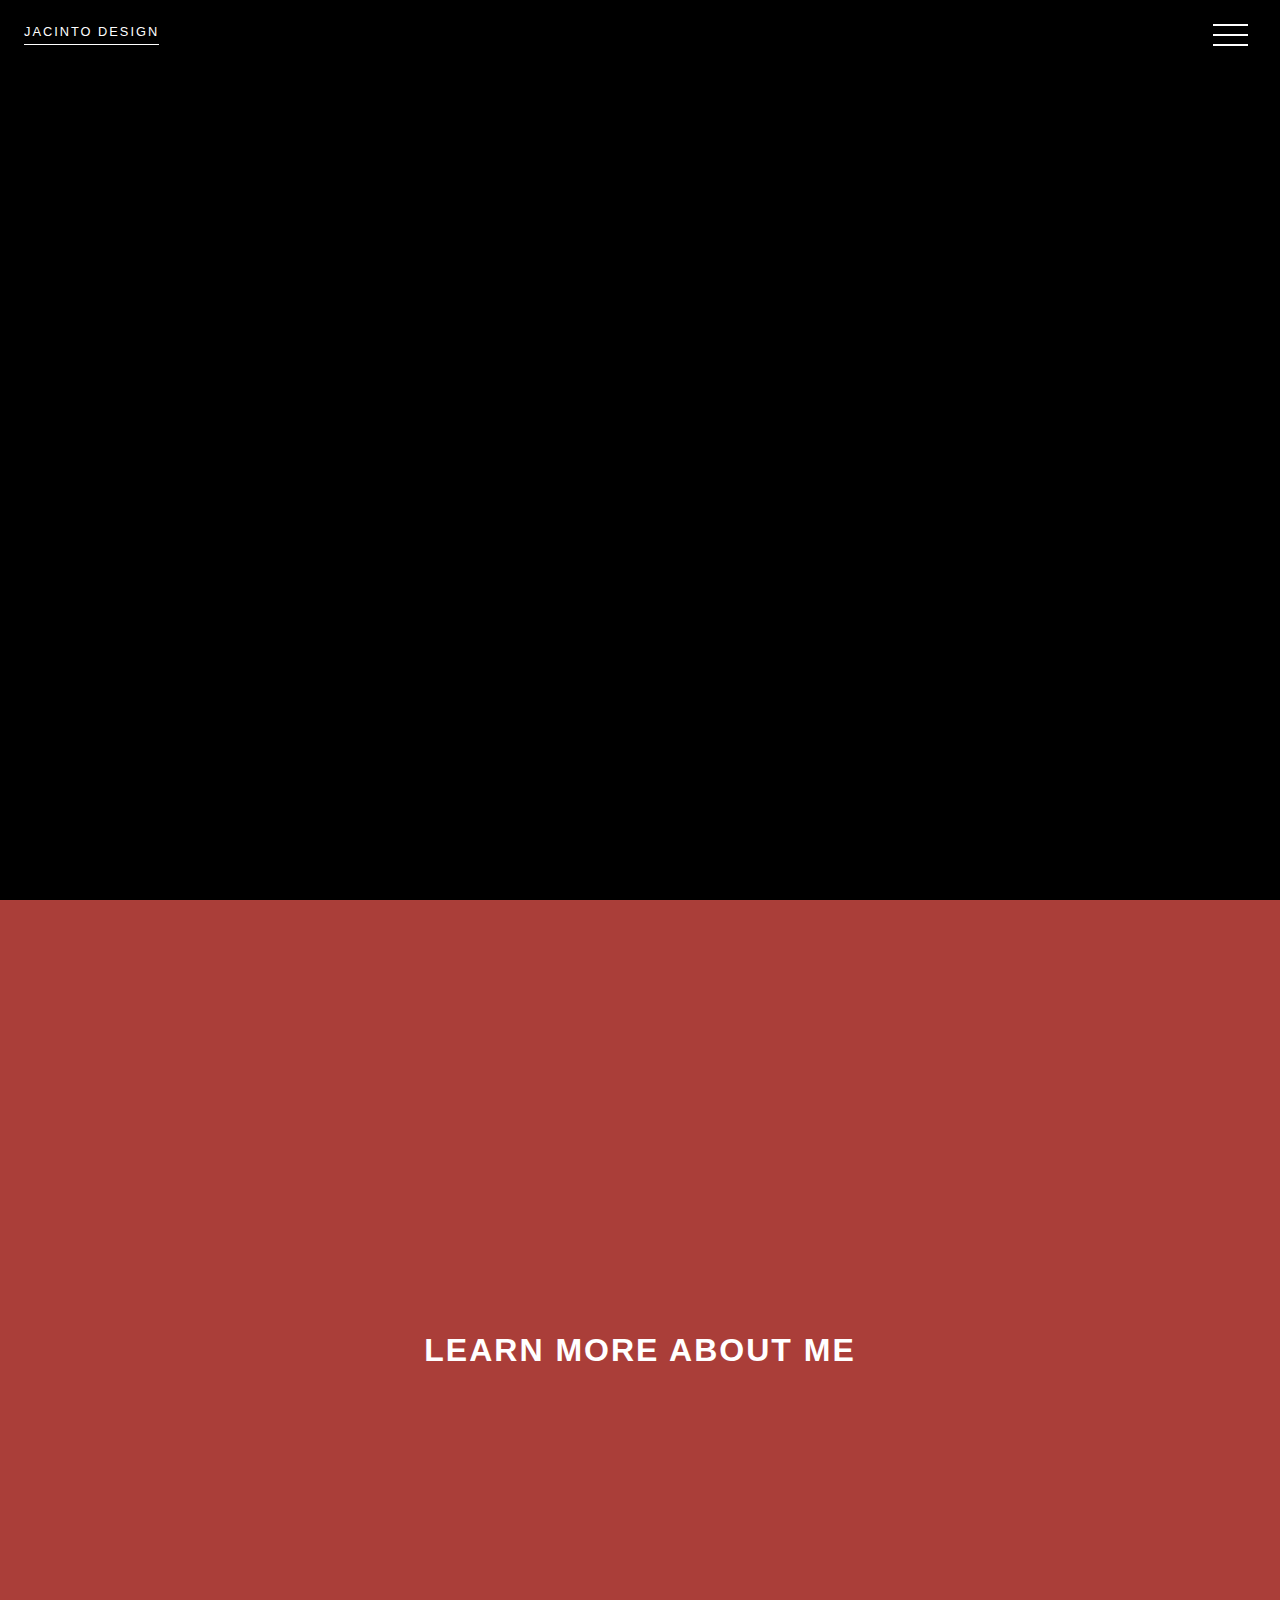
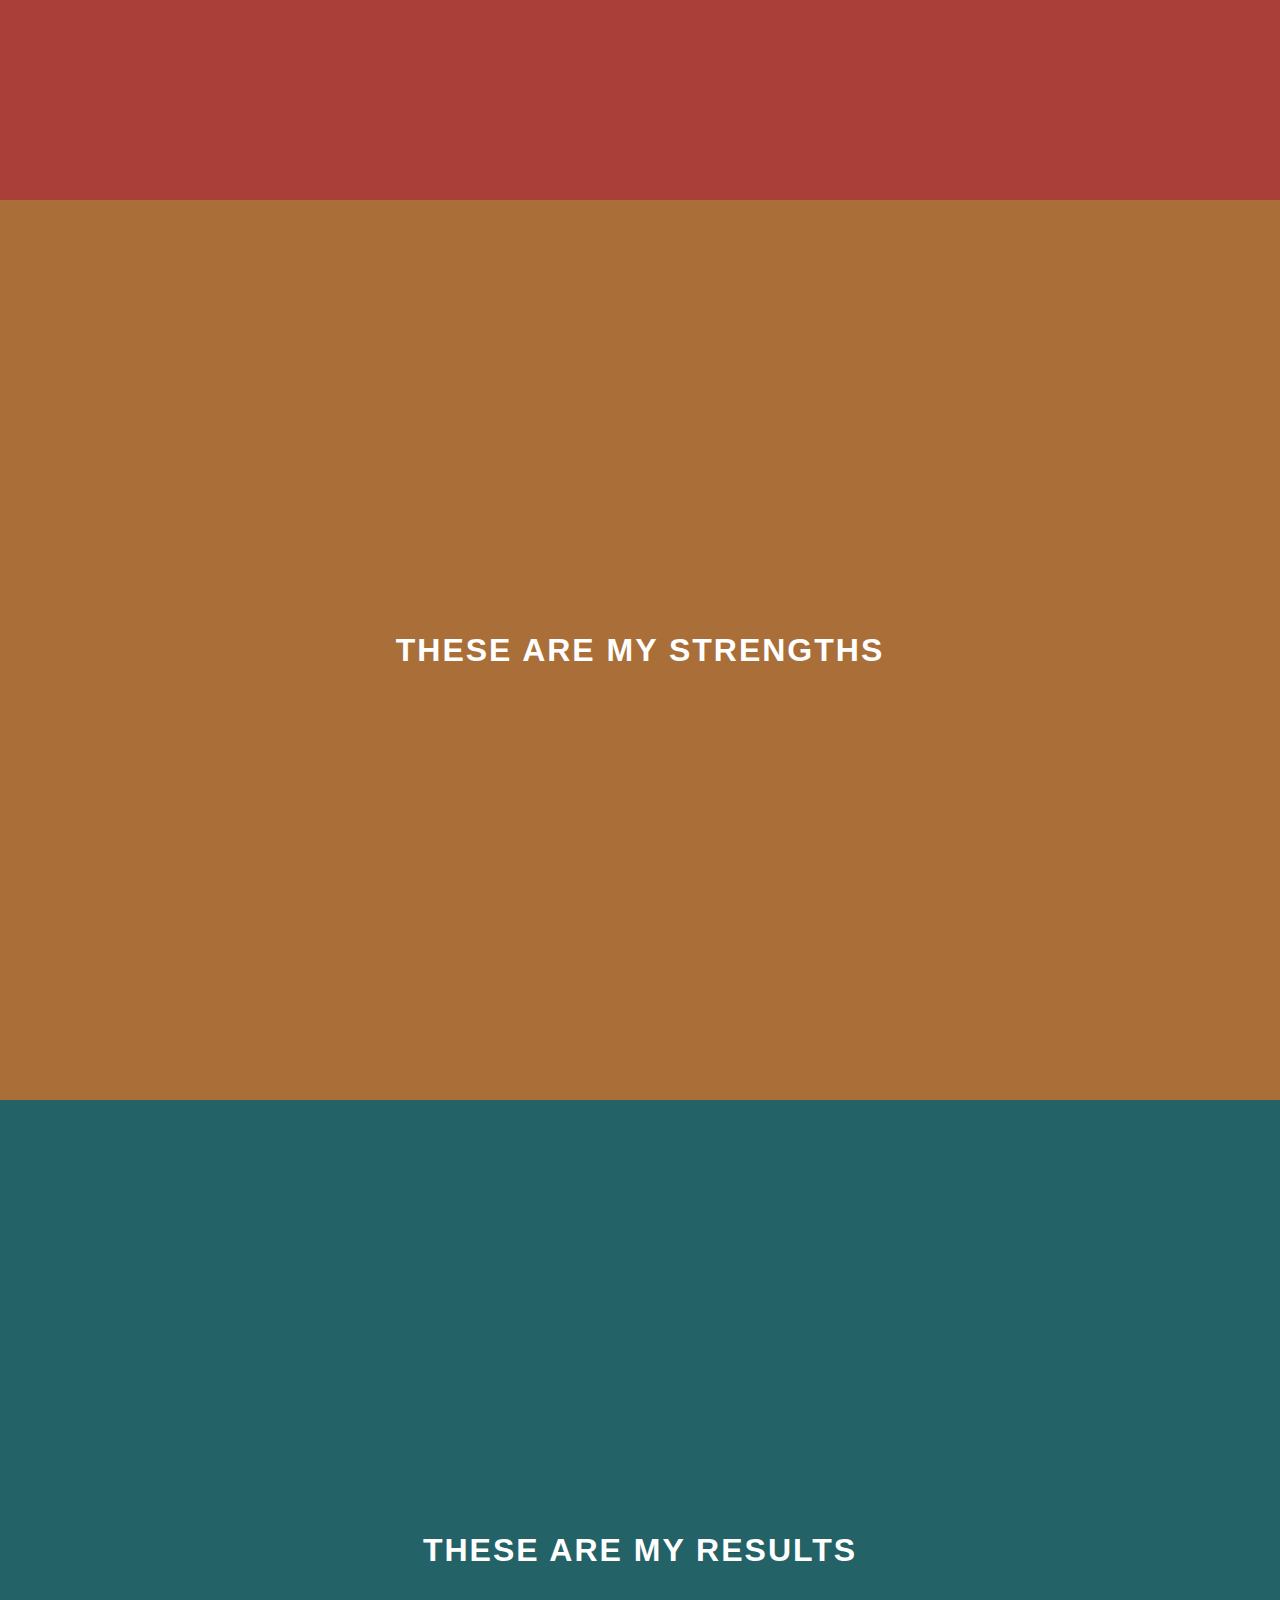
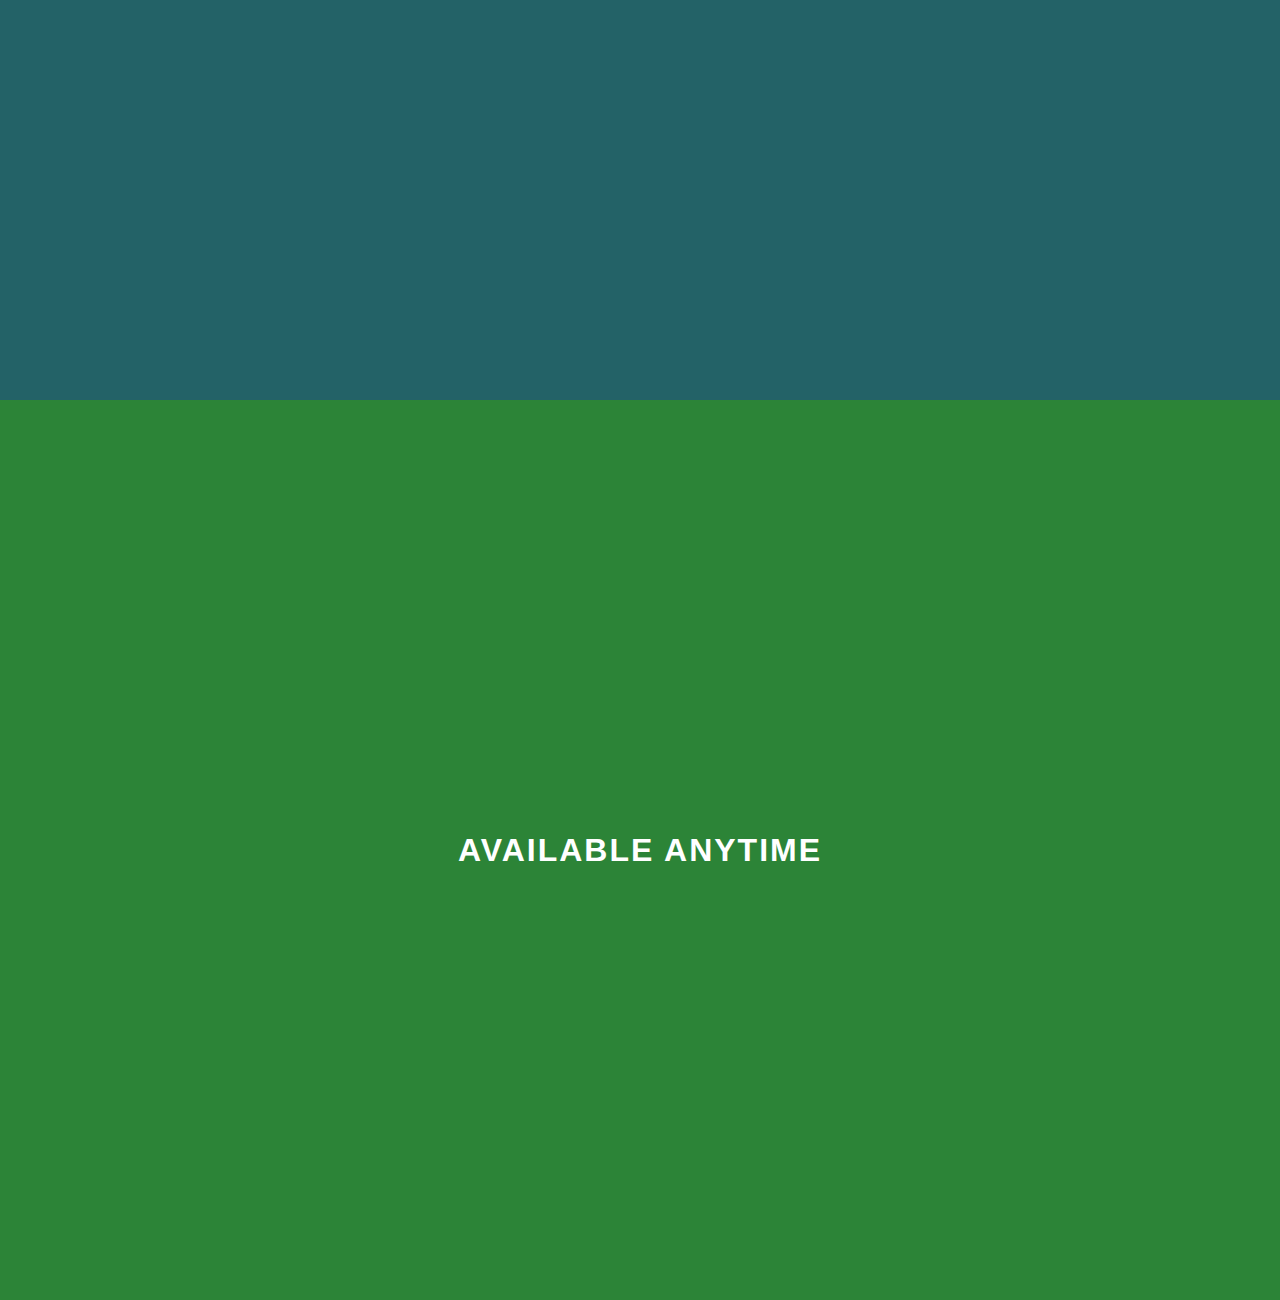
<file: animated-navigation/index.html>
<!DOCTYPE html>
<html lang="en">
<head>
  <meta charset="UTF-8">
  <meta name="viewport" content="width=device-width, initial-scale=1.0">
  <title>Animated Navigation</title>
  <link rel="icon" type="image/png" href="favicon.png">
  <link rel="stylesheet" href="style.css">
  
</head>
<body>
  <!-- Menu Overlay -->
  <div class="overlay overlay-slide-left" id="overlay">
    <!-- Menu Items -->
    <nav>
      <ul>
        <li id="nav-1" class="slide-out-1"><a href="#home">Home</a></li>
        <li id="nav-2" class="slide-out-2"><a href="#about">About</a></li>
        <li id="nav-3" class="slide-out-3"><a href="#skills">Skills</a></li>
        <li id="nav-4" class="slide-out-4"><a href="#projects">Projects</a></li>
        <li id="nav-5" class="slide-out-5"><a href="#contact">Contact</a></li>
      </ul>
    </nav>
  </div>

  <!-- Menu Bars -->
  <div class="menu-bars" id="menu-bars">
    <div class="bar1"></div>
    <div class="bar2"></div>
    <div class="bar3"></div>
  </div>
  <!-- Sections -->
  <section id="home"><a href="https://jacinto.design" target="_blank">Jacinto Design</a></section>
  <section id="about"><h1>Learn More About Me</h1></section>
  <section id="skills"><h1>These Are My Strengths</h1></section>
  <section id="projects"><h1>These Are My Results</h1></section>
  <section id="contact"><h1>Available Anytime</h1></section>
  <!-- Script -->
  <script src="script.js"></script>
</body>
</html>
</file>
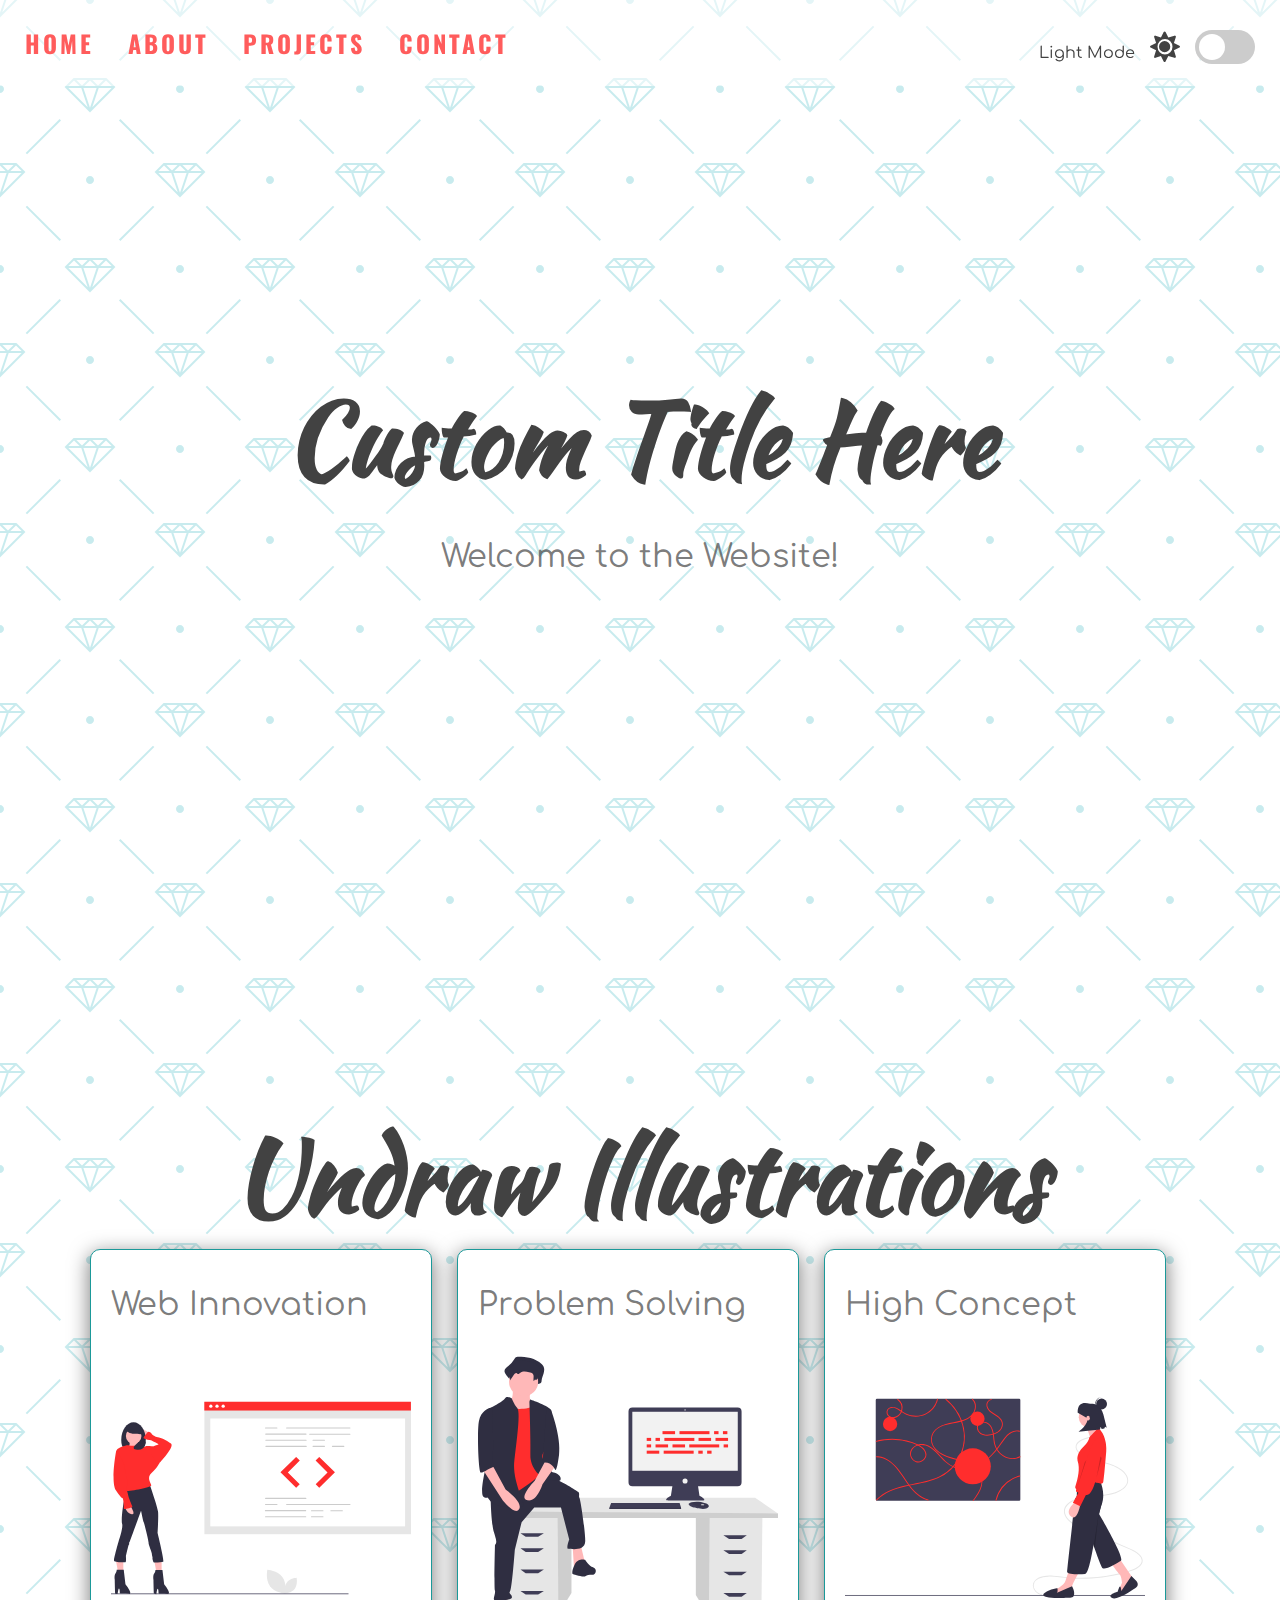
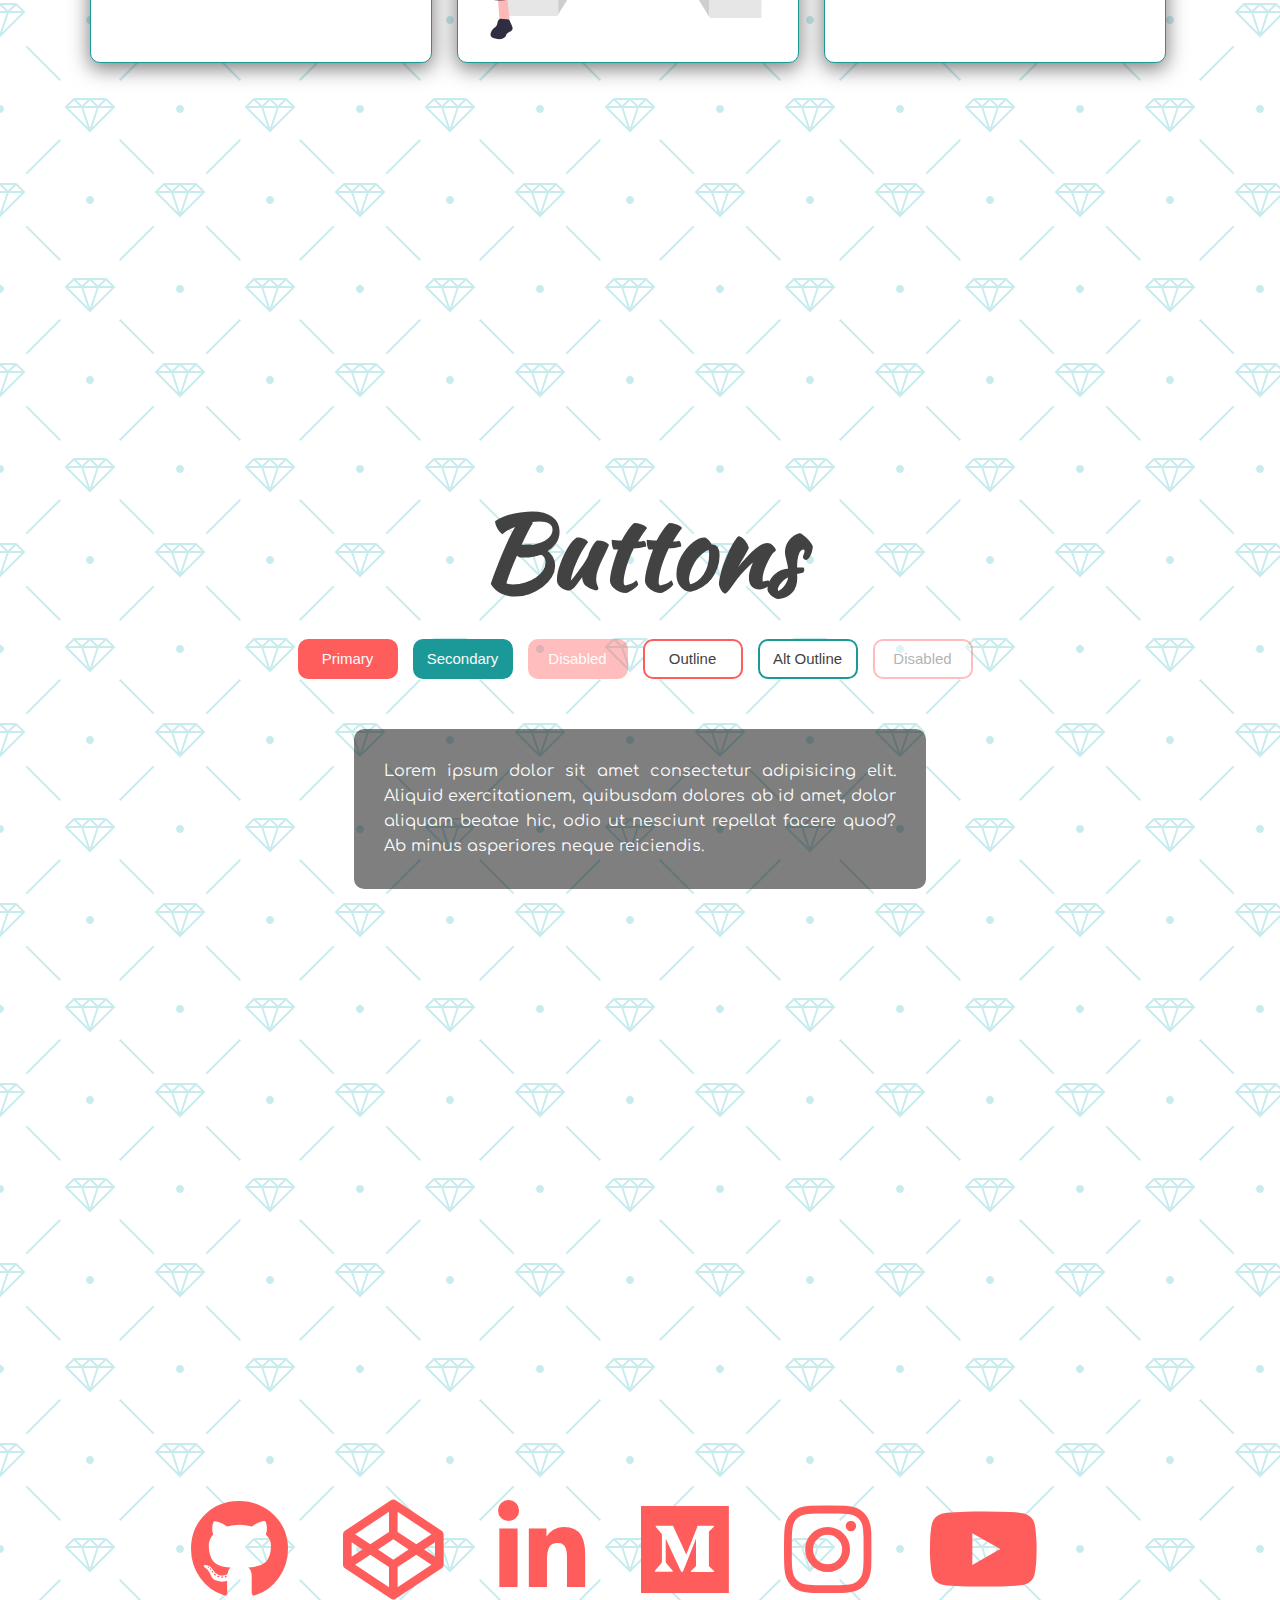
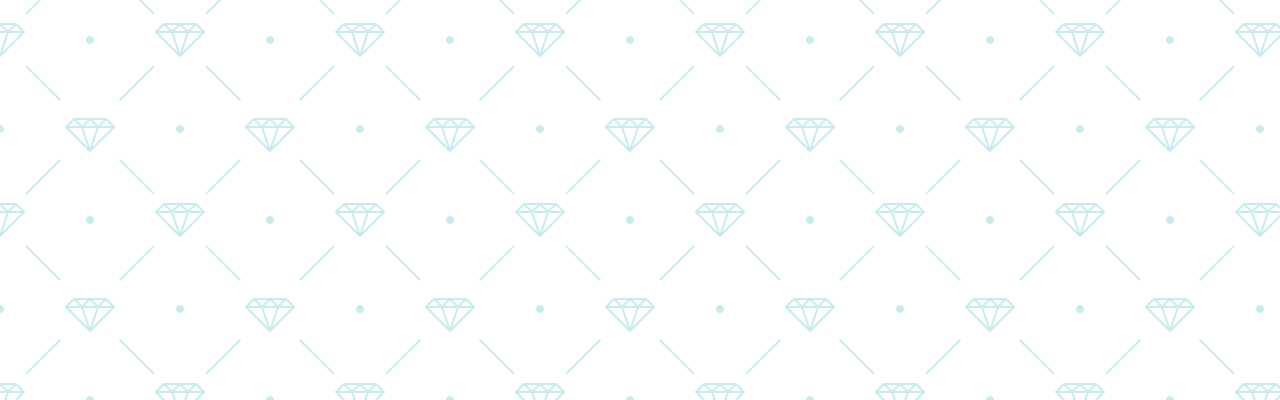
<file: light-dark-mode/index.html>
<!DOCTYPE html>
<html lang="en">

<head>
    <meta charset="UTF-8">
    <meta name="viewport" content="width=device-width, initial-scale=1.0">
    <title>Light Dark Mode</title>
    <link rel="icon" type="image/png" href="favicon.png">
    <link rel="stylesheet" href="https://cdnjs.cloudflare.com/ajax/libs/font-awesome/5.10.2/css/all.min.css" />
    <link rel="stylesheet" href="style.css">
</head>

<body>
    <!-- Dark Mode -->
    <div class="theme-switch-wrapper">
        <span id="toggle-icon">
            <span id="toggle-text">Light Mode</span>
            <i class="fas fa-sun"></i>
        </span>
        <label class="theme-switch">
            <input type="checkbox">
            <div class="slider round"></div>
        </label>
    </div>

    <!-- Navigation -->
    <nav id="nav">
        <a href="#home">HOME</a>
        <a href="#about">ABOUT</a>
        <a href="#projects">PROJECTS</a>
        <a href="#contact">CONTACT</a>

    </nav>
    <!-- Home Section -->
    <section>
        <div class="title-group">
            <h1>Custom Title Here</h1>
            <h2>Welcome to the Website!</h2>
        </div>
    </section>

    <!-- About Section -->
    <section id="about">
        <h1>Undraw Illustrations</h1>
        <div class="about-container">
            <div class="image-container">
                <h2>Web Innovation</h2>
                <img src="img/undraw_proud_coder_light.svg" alt="Proud Coder" id="image1">
            </div>

            <div class="image-container">
                <h2>Problem Solving</h2>
                <img src="img/undraw_feeling_proud_light.svg" alt="Proud Coder" id="image2">
            </div>

            <div class="image-container">
                <h2>High Concept</h2>
                <img src="img/undraw_conceptual_idea_light.svg" alt="Proud Coder" id="image3">
            </div>
        </div>

    </section>

    <!-- Projects Section -->
    <section id="projects">
        <h1>Buttons</h1>
        <div class="buttons">
            <button class="primary">Primary</button>
            <button class="secondary">Secondary</button>
            <button class="primary" disabled>Disabled</button>
            <button class="outline">Outline</button>
            <button class="secondary outline">Alt Outline</button>
            <button class="outline" disabled>Disabled</button>
        </div>
        <div class="text-box" id="text-box">
            <p>
                Lorem ipsum dolor sit amet consectetur adipisicing elit. Aliquid exercitationem, quibusdam dolores ab id
                amet, dolor aliquam beatae hic, odio ut nesciunt repellat facere quod? Ab minus asperiores neque
                reiciendis.
            </p>
        </div>
    </section>

    <!-- Contact Section -->
    <section id="contact">
        <div class="social-icons">
            <i class="fab fa-github"></i>
            <i class="fab fa-codepen"></i>
            <i class="fab fa-linkedin-in"></i>
            <i class="fab fa-medium"></i>
            <i class="fab fa-instagram"></i>
            <i class="fab fa-youtube"></i>

        </div>
    </section>




    <!-- Script -->
    <script src="script.js"></script>
</body>

</html>
</file>
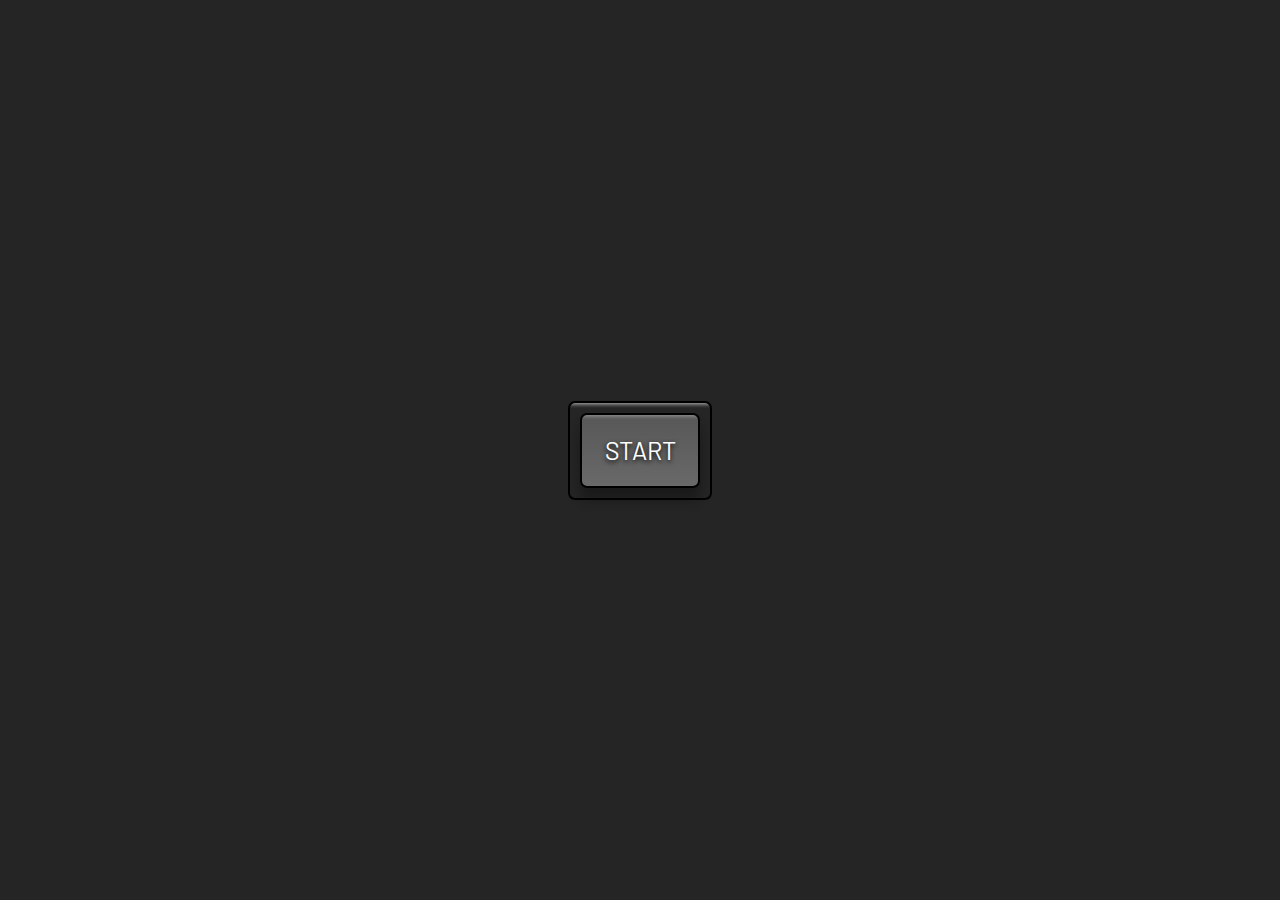
<file: picture-in-picture/index.html>
<!DOCTYPE html>
<html lang="en">
<head>
    <meta charset="UTF-8">
    <meta name="viewport" content="width=device-width, initial-scale=1.0">
    <title>Picture in Picture</title>
    <!-- <link rel="icon" type="image/png" href="https://www.google.com/s2/favicons?domain=nadia.pia"> When I will have my website to replace globe with my symbol -->
    <link rel="stylesheet" href="style.css">
</head>
<body>
    <!-- Video -->
    <video id="video" controls height="360" width="640" hidden></video>
    <!-- Button -->
    <div class="button-container">
        <button id="button">START</button>
    </div>
    <script src="script.js"></script>
</body>
</html>
</file>
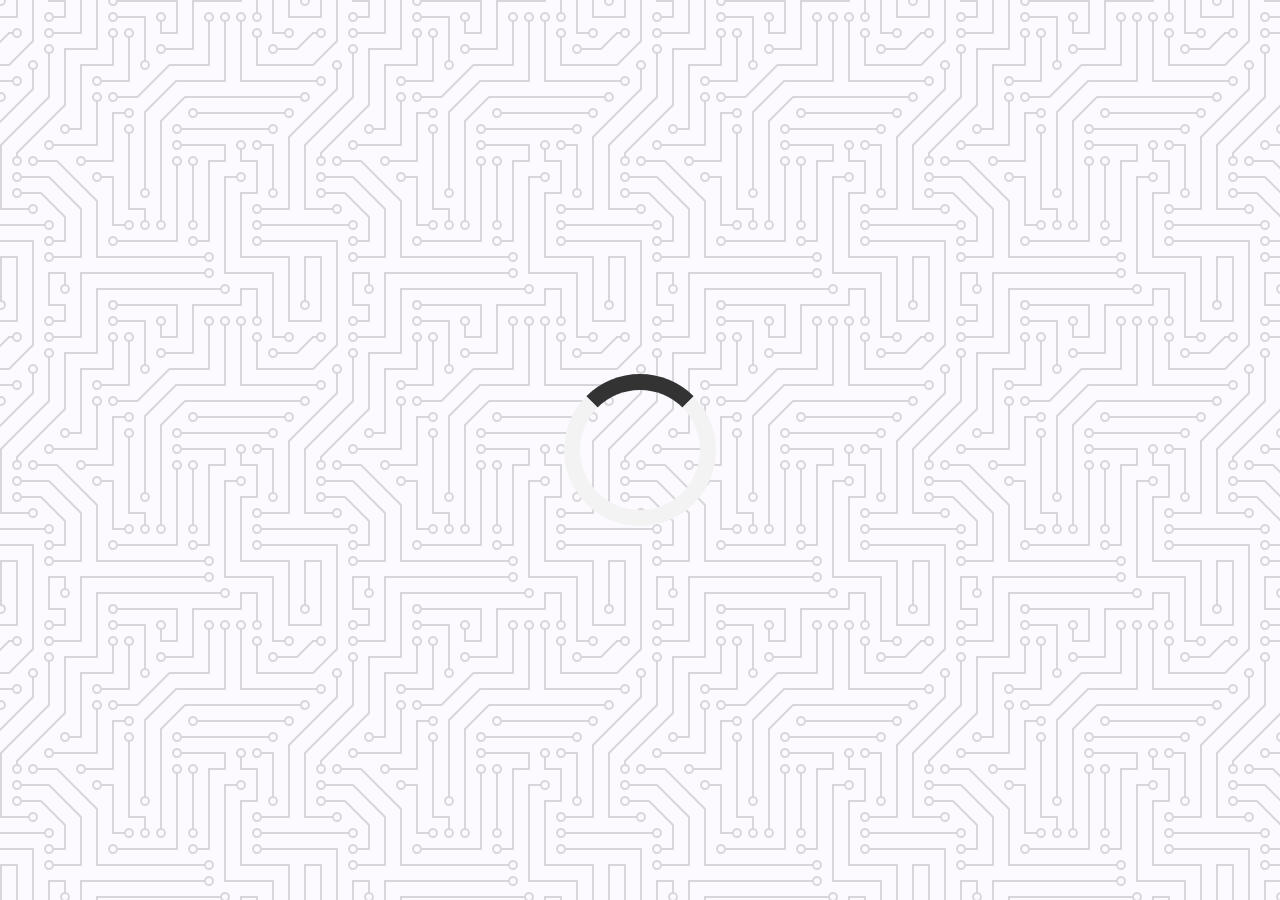
<file: quote-generator/index.html>
<!DOCTYPE html>
<html lang="en">

<head>
    <meta charset="UTF-8">
    <meta name="viewport" content="width=device-width, initial-scale=1.0">
    <title>Quote Generator</title>

    <!-- <link rel="icon" type="image/png" href="https://www.google.com/s2/favicons?domain=nadia.pia"> When I will have my website to replace globe with my symbol -->

    <link rel="stylesheet" href="https://cdnjs.cloudflare.com/ajax/libs/font-awesome/6.4.2/css/all.min.css" />
    <link rel="stylesheet" href="style.css">
</head>

<body>
    <div class="quote-container" id="quote-container">
        <!-- Quote -->
        <div class="quote-text">
            <i class="fas fa-quote-left"></i>
            <span id="quote"></span>
        </div>

        <!-- Author -->

        <div class="quote-author">
            <span id="author"></span>
        </div>

        <!-- Buttons -->

        <div class="button-container">
            <button class="twitter-button" id="twitter" title="Tweet This!">
                <i class="fab fa-twitter"></i>   <!-- fab font awesone brand - is for social media -->
            </button>
            <button id="new-quote">
                New Quote
            </button>
        </div>
    </div>

    <!-- Loader -->
    <div class="loader" id="loader"></div>


    <!-- Script -->
    <script src="script.js"></script>
</body>

</html>
</file>
<file: animated-navigation/style.css>
@import url('https://fonts.googleapis.com/css2?family=Nunito+Sans:opsz@6..12&display=swap');

:root {
  --primaryColor: #fff;
  --navColor1: #21292c;
  --navColor2: #aa3e39;
  --navColor3: #aa6e39;
  --navColor4: #236267;
  --navColor5: #2c8437;
}

html {
  box-sizing: border-box;
}

body {
  margin: 0;
  background: #000;
  font-family: Nunito, sans-serif;
}

/* --- Navigation Menu ------------------------------ */

/* Overlay */
.overlay {
  position: fixed;
  z-index: 9;
  top: 0;
  left: 0;
  width: 100vw;
  height: 100vh;
  background-color: rgba(0, 0, 0, 0.7);
  transform:translateX(-100vw);
}

.overlay-slide-right {
  transition: all 0.4s ease-in-out;
  transform:translateX(0);
}

.overlay-slide-left {
  transition: all 0.8s ease-in-out;
  transform:translateX(-100vw);
}

/* Nav Menu Items */
nav,
nav ul {
  height: 100vh;
  margin: 0;
  padding: 0;
}

nav ul {
  display: flex;
  flex-direction:column;
  justify-content: stretch;
  list-stye: none;
}

nav ul li {
  height: 20%;
  overflow: hidden;
}

nav li a {
  position: relative;
  top: 45%;
  color: #fff;
  text-transform: uppercase;
  letter-spacing: 4px;
  text-decoration: none;
  display: block;
  text-align: center;
}

nav li a:hover {
  transform: scale(1.2)
}

nav li a::before {
  content: "";  
  width: 25vw;
  height: 3px;
  background-color: #fff;
  position: absolute;
  top: 50%;
  left: 0;
  opacity: 0
}

nav li a:hover::before {
  opacity: 1;
}

nav li:nth-of-type(1) {
  background-color: var(--navColor1);
}

nav li:nth-of-type(2) {
  background-color: var(--navColor2);
}

nav li:nth-of-type(3) {
  background-color: var(--navColor3);
}

nav li:nth-of-type(4) {
  background-color: var(--navColor4);
}

nav li:nth-of-type(5) {
  background-color: var(--navColor5);
}

/* Slide in animation with delay for each nav item */
.slide-in-1 {
  animation: slide-in 0.4s linear 0.2s both;
}
.slide-in-2 {
  animation: slide-in 0.4s linear 0.4s both;
}
.slide-in-3 {
  animation: slide-in 0.4s linear 0.6s both;
}
.slide-in-4 {
  animation: slide-in 0.4s linear 0.8s both;
}
.slide-in-5 {
  animation: slide-in 0.4s linear 1s both;
}

@keyframes slide-in {
  from {
    transform: translateX(-100%);
  } 
  
  to {
    transform: translateX(0);
  }
}

/* Slide Out animation with delay for each nav item */
.slide-out-1 {
  animation: slide-out 0.3s linear 0.5s both;
}
.slide-out-2 {
  animation: slide-out 0.3s linear 0.4s both;
}
.slide-out-3 {
  animation: slide-out 0.3s linear 0.3s both;
}
.slide-out-4 {
  animation: slide-out 0.3s linear 0.2s both;
}
.slide-out-5 {
  animation: slide-out 0.3s linear 0.1s both;
}

@keyframes slide-out {
  from {
    transform: translateX(0);
  } 
  
  to {
    transform: translateX(-100%);
  }
}


/* --- Menu Bars ------------------------------------ */

.menu-bars {
  position: fixed;
  top: 1rem;
  right: 2rem;
  z-index: 10;
  display: inline;
  cursor: pointer;
}

.bar1,
.bar2,
.bar3 {
  width: 35px;
  height: 2px;
  background-color: #fff;
  margin: 8px 0;
  transition: 0.4s;
}

/* Rotate first bar */
.change .bar1 {
  transform: rotate(-45deg) translate(-7px, 8px);
}

/* Fade out the second bar */
.change .bar2 {
  opacity: 0;
}

/* Rotate last bar */
.change .bar3 {
  transform: rotate(45deg) translate(-6px, -8px);
}

/* --- Sections ------------------------------------ */

section {
  width: 100%;
  height: 100vh;
  position: relative;
  display: flex;
  justify-content: center;
  align-items: center;
  text-transform: uppercase;
  letter-spacing: 2px;
  color: var(--primaryColor);
}

section#home {
  background-image: url("https://images.unsplash.com/photo-1581453904507-626ddb717f14?ixlib=rb-1.2.1&ixid=eyJhcHBfaWQiOjEyMDd9&auto=format&fit=crop&w=2089&q=80");
  background-size: cover;
  background-position: center center;
}

section#home a {
  position: absolute;
  z-index: 2;
  top: 1.5rem;
  left: 1.5rem;
  text-decoration: none;
  font-size: 0.8rem;
  padding-bottom: 5px;
  color: var(--primaryColor);
  border-bottom: 1px solid var(--primaryColor);
}

section#about {
  background-color: var(--navColor2);
}

section#skills {
  background-color: var(--navColor3);
}

section#projects {
  background-color: var(--navColor4);
}

section#contact {
  background-color: var(--navColor5);
}

/* Media Query: Large Smartphone (Vertical) */
@media (max-width: 600px) {
  section#home a {
    top: 1rem;
    left: 1rem;
  }

  .menu-bars {
    top: 0.5rem;
    right: 1rem;
  }
}
</file>
<file: light-dark-mode/style.css>
@import url('https://fonts.googleapis.com/css2?family=Comfortaa&family=Kaushan+Script&family=Oswald&display=swap');

:root {
  --primary-color: rgb(255, 92, 92);
  --primary-variant: #ff2d2d;
  --secondary-color: #1b9999;
  --on-primary: rgb(250, 250, 250);
  --on-background: rgb(66, 66, 66);
  --on-background-alt: rgba(66, 66, 66, 0.7);
  --background: rgb(255, 255, 255);
  --box-shadow: 0 5px 20px 1px rgba(0, 0, 0, 0.5);
}

[data-theme="dark"] {
  --primary-color: rgb(150, 65, 255);
  --primary-variant: #6c63ff;
  --secondary-color: #03dac5;
  --on-primary: #000;
  --on-background: rgba(255, 255, 255, 0.9);
  --on-background-alt: rgba(255, 255, 255, 0.7);
  --background: #121212;
}


html {
  box-sizing: border-box;
  scroll-behavior: smooth;
}

body {
  margin: 0;
  font-family: Comfortaa, sans-serif;
  color: var(--on-background);
  background-color: var(--background);
  background-image: url("data:image/svg+xml,%3Csvg width='180' height='180' viewBox='0 0 180 180' xmlns='http://www.w3.org/2000/svg'%3E%3Cpath d='M81.28 88H68.413l19.298 19.298L81.28 88zm2.107 0h13.226L90 107.838 83.387 88zm15.334 0h12.866l-19.298 19.298L98.72 88zm-32.927-2.207L73.586 78h32.827l.5.5 7.294 7.293L115.414 87l-24.707 24.707-.707.707L64.586 87l1.207-1.207zm2.62.207L74 80.414 79.586 86H68.414zm16 0L90 80.414 95.586 86H84.414zm16 0L106 80.414 111.586 86h-11.172zm-8-6h11.173L98 85.586 92.414 80zM82 85.586L87.586 80H76.414L82 85.586zM17.414 0L.707 16.707 0 17.414V0h17.414zM4.28 0L0 12.838V0h4.28zm10.306 0L2.288 12.298 6.388 0h8.198zM180 17.414L162.586 0H180v17.414zM165.414 0l12.298 12.298L173.612 0h-8.198zM180 12.838L175.72 0H180v12.838zM0 163h16.413l.5.5 7.294 7.293L25.414 172l-8 8H0v-17zm0 10h6.613l-2.334 7H0v-7zm14.586 7l7-7H8.72l-2.333 7h8.2zM0 165.414L5.586 171H0v-5.586zM10.414 171L16 165.414 21.586 171H10.414zm-8-6h11.172L8 170.586 2.414 165zM180 163h-16.413l-7.794 7.793-1.207 1.207 8 8H180v-17zm-14.586 17l-7-7h12.865l2.333 7h-8.2zM180 173h-6.613l2.334 7H180v-7zm-21.586-2l5.586-5.586 5.586 5.586h-11.172zM180 165.414L174.414 171H180v-5.586zm-8 5.172l5.586-5.586h-11.172l5.586 5.586zM152.933 25.653l1.414 1.414-33.94 33.942-1.416-1.416 33.943-33.94zm1.414 127.28l-1.414 1.414-33.942-33.94 1.416-1.416 33.94 33.943zm-127.28 1.414l-1.414-1.414 33.94-33.942 1.416 1.416-33.943 33.94zm-1.414-127.28l1.414-1.414 33.942 33.94-1.416 1.416-33.94-33.943zM0 85c2.21 0 4 1.79 4 4s-1.79 4-4 4v-8zm180 0c-2.21 0-4 1.79-4 4s1.79 4 4 4v-8zM94 0c0 2.21-1.79 4-4 4s-4-1.79-4-4h8zm0 180c0-2.21-1.79-4-4-4s-4 1.79-4 4h8z' fill='%2349bdc9' fill-opacity='0.3' fill-rule='evenodd'/%3E%3C/svg%3E");
}

section {
  min-height: 100vh;
  display: flex;
  justify-content: center;
  align-items: center;
  flex-direction: column;
}

h1 {
  font-family: Kaushan Script, sans-serif;
  font-size: 100px;
  margin-bottom: 0;
}

h2 {
  color: var(--on-background-alt);
  font-size: 32px;
  font-weight: normal;
}

/* Navigation */
nav {
  z-index: 10;
  position: fixed;
  font-family: Oswald, sans-serif;
  font-size: 24px;
  letter-spacing: 3px;
  padding: 25px;
  width: 100vw;
  background: rgb(255 255 255 / 50%);  
}

a {
  margin-right: 25px;
  color: var(--primary-color);
  text-decoration: none;
  border-bottom: 3px solid transparent;
  font-weight: bold;
}

a:hover,
a:focus {
  color: var(--on-background);
  border-bottom: 3px solid;
}

/* Home Section */
.title-group {
  text-align: center;
}

/* About Section */
.about-container {
  display: flex;
}

.image-container {
  border: 1px solid var(--secondary-color);
  border-radius: 10px;
  padding: 10px 20px;
  margin-right: 25px;
  width: auto;
  background: var(--background);
  box-shadow: var(--box-shadow);
}

img {
  height: 300px;
  width: 300px;
}

/* Projects Section */
.buttons {
  margin-top: 15px;
  margin-bottom: 50px;
}

button {
  min-width: 100px;
  height: 40px;
  cursor: pointer;
  border-radius: 10px;
  margin-right: 10px;
  border: 2px solid var(--primary-color);
  font-size: 15px;
  outline: none;
}

button:disabled {
  opacity: 0.4;
  cursor: default;
}

button:hover:not(.outline) {
  filter: brightness(110%);
}

.primary {
  background: var(--primary-color);
  color: var(--on-primary);
}

.secondary {
  border: 2px solid var(--secondary-color);
}

.secondary,
.secondary:hover,
.outline.secondary:hover {
  background: var(--secondary-color);
  color: var(--on-primary);
}

.outline {
  background: var(--background);
  color: var(--on-background);
}

.outline:hover {
  background: var(--primary-color);
  color: var(--on-primary);
}

.text-box {
  width: 40%;
  text-align: justify;
  background: rgb(0 0 0 / 50%);
  color: var(--on-primary);
  border-radius: 10px;
  padding: 30px;
}

p {
  margin: 0;
  line-height: 25px;
}

/* Contact Section */
.fab {
  font-size: 100px;
  margin-right: 50px;
  cursor: pointer;
  color: var(--primary-color);
}

.fab:hover {
  color: var(--on-background);
}

/* Dark Mode Toggle */
.theme-switch-wrapper {
  display: flex;
  align-items: center;
  z-index: 100;
  position: fixed;
  right: 25px;
  top: 30px;  
}

.theme-switch-wrapper span {
  margin-right: 10px;
  font-size: 1rem;  
}

.toggle-text {
  position: relative;
  top: -4px;
  right: 5px;
  color: var(--on-background);
}

.theme-switch {
  display: inline-block;
  height: 34px;
  position: relative;
  width: 60px;  
}

.theme-switch input {
  display: none;
}

.slider {
  background: #ccc;
  bottom: 0;
  cursor: pointer;
  left: 0;
  position: absolute;
  right: 0;
  top: 0;
  transition: 0.4s;
}

.slider::before {
  background: #fff;
  bottom: 4px;
  content: "";
  height: 26px;
  left: 4px;
  position: absolute;
  transition: 0.4s;
  width: 26px;
}

input:checked + .slider {
  background: var(--primary-color);
}

input:checked + .slider::before {
  transform: translateX(26px);
}

.slider.round {
  border-radius: 34px;
}

.slider.round::before {
  border-radius: 50%;
}

.fas {
  font-size: 30px;
  margin-right: 5px;
}
</file>
<file: picture-in-picture/style.css>
@import url('https://fonts.googleapis.com/css2?family=Barlow&display=swap');

html {
    /* to prevent extra padding from extra width and extra hight and scrolling */
    box-sizing: border-box; 
}

body {
    margin: 0;
    min-height: 100vh;
    display: flex;
    justify-content: center;
    align-items:center;
    background: rgb(37,37,37);
}

.button-container {
    border: 2px solid black;
    padding: 10px;
    border-radius: 7px;
    box-shadow: inset 0 20px 4px -19px rgba(255,255,255,0.7);
    /* 1-horizontal offset, 2-vertical offset, 3-blur(how solid and not solid the color is, 4-spread(how far out the shadow spreads*/
}
button {
    cursor: pointer;
    outline: none;
    width: 120px;
    height: 75px;
    font-family: Barlow, sans-serif;
    font-size:25px;
    color: white;
    text-shadow: 0 2px 5px black;    
    background: linear-gradient(to top, #696969, #575757);
    border: 2px solid black;
    border-radius: 7px;
    box-shadow: inset 0 20px 4px -19px rgba(255,255,255,0.4), 0 12px 12px 0 rgba(0,0,0,0.3);
}

button:hover {
    background: linear-gradient(to bottom, #696969, #575757);
}

button:active {
    transform: translateY(3px);
    box-shadow: 0 6px 6px 0 rgba(0,0,0,0.3);
}
</file>
<file: quote-generator/style.css>
@import url('https://fonts.googleapis.com/css2?family=Montserrat&display=swap');

html {
    /* to prevent extra padding from extra width and extra hight and scrolling */
    box-sizing: border-box; 
}

body {
    margin: 0;
    min-height: 100vh;
    background-color: #fcfaff;
    background-image: url("data:image/svg+xml,%3Csvg xmlns='http://www.w3.org/2000/svg' viewBox='0 0 304 304' width='304' height='304'%3E%3Cpath fill='%23070707' fill-opacity='0.15' d='M44.1 224a5 5 0 1 1 0 2H0v-2h44.1zm160 48a5 5 0 1 1 0 2H82v-2h122.1zm57.8-46a5 5 0 1 1 0-2H304v2h-42.1zm0 16a5 5 0 1 1 0-2H304v2h-42.1zm6.2-114a5 5 0 1 1 0 2h-86.2a5 5 0 1 1 0-2h86.2zm-256-48a5 5 0 1 1 0 2H0v-2h12.1zm185.8 34a5 5 0 1 1 0-2h86.2a5 5 0 1 1 0 2h-86.2zM258 12.1a5 5 0 1 1-2 0V0h2v12.1zm-64 208a5 5 0 1 1-2 0v-54.2a5 5 0 1 1 2 0v54.2zm48-198.2V80h62v2h-64V21.9a5 5 0 1 1 2 0zm16 16V64h46v2h-48V37.9a5 5 0 1 1 2 0zm-128 96V208h16v12.1a5 5 0 1 1-2 0V210h-16v-76.1a5 5 0 1 1 2 0zm-5.9-21.9a5 5 0 1 1 0 2H114v48H85.9a5 5 0 1 1 0-2H112v-48h12.1zm-6.2 130a5 5 0 1 1 0-2H176v-74.1a5 5 0 1 1 2 0V242h-60.1zm-16-64a5 5 0 1 1 0-2H114v48h10.1a5 5 0 1 1 0 2H112v-48h-10.1zM66 284.1a5 5 0 1 1-2 0V274H50v30h-2v-32h18v12.1zM236.1 176a5 5 0 1 1 0 2H226v94h48v32h-2v-30h-48v-98h12.1zm25.8-30a5 5 0 1 1 0-2H274v44.1a5 5 0 1 1-2 0V146h-10.1zm-64 96a5 5 0 1 1 0-2H208v-80h16v-14h-42.1a5 5 0 1 1 0-2H226v18h-16v80h-12.1zm86.2-210a5 5 0 1 1 0 2H272V0h2v32h10.1zM98 101.9V146H53.9a5 5 0 1 1 0-2H96v-42.1a5 5 0 1 1 2 0zM53.9 34a5 5 0 1 1 0-2H80V0h2v34H53.9zm60.1 3.9V66H82v64H69.9a5 5 0 1 1 0-2H80V64h32V37.9a5 5 0 1 1 2 0zM101.9 82a5 5 0 1 1 0-2H128V37.9a5 5 0 1 1 2 0V82h-28.1zm16-64a5 5 0 1 1 0-2H146v44.1a5 5 0 1 1-2 0V18h-26.1zm102.2 270a5 5 0 1 1 0 2H98v14h-2v-16h124.1zM242 149.9V160h16v34h-16v62h48v48h-2v-46h-48v-66h16v-30h-16v-12.1a5 5 0 1 1 2 0zM53.9 18a5 5 0 1 1 0-2H64V2H48V0h18v18H53.9zm112 32a5 5 0 1 1 0-2H192V0h50v2h-48v48h-28.1zm-48-48a5 5 0 0 1-9.8-2h2.07a3 3 0 1 0 5.66 0H178v34h-18V21.9a5 5 0 1 1 2 0V32h14V2h-58.1zm0 96a5 5 0 1 1 0-2H137l32-32h39V21.9a5 5 0 1 1 2 0V66h-40.17l-32 32H117.9zm28.1 90.1a5 5 0 1 1-2 0v-76.51L175.59 80H224V21.9a5 5 0 1 1 2 0V82h-49.59L146 112.41v75.69zm16 32a5 5 0 1 1-2 0v-99.51L184.59 96H300.1a5 5 0 0 1 3.9-3.9v2.07a3 3 0 0 0 0 5.66v2.07a5 5 0 0 1-3.9-3.9H185.41L162 121.41v98.69zm-144-64a5 5 0 1 1-2 0v-3.51l48-48V48h32V0h2v50H66v55.41l-48 48v2.69zM50 53.9v43.51l-48 48V208h26.1a5 5 0 1 1 0 2H0v-65.41l48-48V53.9a5 5 0 1 1 2 0zm-16 16V89.41l-34 34v-2.82l32-32V69.9a5 5 0 1 1 2 0zM12.1 32a5 5 0 1 1 0 2H9.41L0 43.41V40.6L8.59 32h3.51zm265.8 18a5 5 0 1 1 0-2h18.69l7.41-7.41v2.82L297.41 50H277.9zm-16 160a5 5 0 1 1 0-2H288v-71.41l16-16v2.82l-14 14V210h-28.1zm-208 32a5 5 0 1 1 0-2H64v-22.59L40.59 194H21.9a5 5 0 1 1 0-2H41.41L66 216.59V242H53.9zm150.2 14a5 5 0 1 1 0 2H96v-56.6L56.6 162H37.9a5 5 0 1 1 0-2h19.5L98 200.6V256h106.1zm-150.2 2a5 5 0 1 1 0-2H80v-46.59L48.59 178H21.9a5 5 0 1 1 0-2H49.41L82 208.59V258H53.9zM34 39.8v1.61L9.41 66H0v-2h8.59L32 40.59V0h2v39.8zM2 300.1a5 5 0 0 1 3.9 3.9H3.83A3 3 0 0 0 0 302.17V256h18v48h-2v-46H2v42.1zM34 241v63h-2v-62H0v-2h34v1zM17 18H0v-2h16V0h2v18h-1zm273-2h14v2h-16V0h2v16zm-32 273v15h-2v-14h-14v14h-2v-16h18v1zM0 92.1A5.02 5.02 0 0 1 6 97a5 5 0 0 1-6 4.9v-2.07a3 3 0 1 0 0-5.66V92.1zM80 272h2v32h-2v-32zm37.9 32h-2.07a3 3 0 0 0-5.66 0h-2.07a5 5 0 0 1 9.8 0zM5.9 0A5.02 5.02 0 0 1 0 5.9V3.83A3 3 0 0 0 3.83 0H5.9zm294.2 0h2.07A3 3 0 0 0 304 3.83V5.9a5 5 0 0 1-3.9-5.9zm3.9 300.1v2.07a3 3 0 0 0-1.83 1.83h-2.07a5 5 0 0 1 3.9-3.9zM97 100a3 3 0 1 0 0-6 3 3 0 0 0 0 6zm0-16a3 3 0 1 0 0-6 3 3 0 0 0 0 6zm16 16a3 3 0 1 0 0-6 3 3 0 0 0 0 6zm16 16a3 3 0 1 0 0-6 3 3 0 0 0 0 6zm0 16a3 3 0 1 0 0-6 3 3 0 0 0 0 6zm-48 32a3 3 0 1 0 0-6 3 3 0 0 0 0 6zm16 16a3 3 0 1 0 0-6 3 3 0 0 0 0 6zm32 48a3 3 0 1 0 0-6 3 3 0 0 0 0 6zm-16 16a3 3 0 1 0 0-6 3 3 0 0 0 0 6zm32-16a3 3 0 1 0 0-6 3 3 0 0 0 0 6zm0-32a3 3 0 1 0 0-6 3 3 0 0 0 0 6zm16 32a3 3 0 1 0 0-6 3 3 0 0 0 0 6zm32 16a3 3 0 1 0 0-6 3 3 0 0 0 0 6zm0-16a3 3 0 1 0 0-6 3 3 0 0 0 0 6zm-16-64a3 3 0 1 0 0-6 3 3 0 0 0 0 6zm16 0a3 3 0 1 0 0-6 3 3 0 0 0 0 6zm16 96a3 3 0 1 0 0-6 3 3 0 0 0 0 6zm0 16a3 3 0 1 0 0-6 3 3 0 0 0 0 6zm16 16a3 3 0 1 0 0-6 3 3 0 0 0 0 6zm16-144a3 3 0 1 0 0-6 3 3 0 0 0 0 6zm0 32a3 3 0 1 0 0-6 3 3 0 0 0 0 6zm16-32a3 3 0 1 0 0-6 3 3 0 0 0 0 6zm16-16a3 3 0 1 0 0-6 3 3 0 0 0 0 6zm-96 0a3 3 0 1 0 0-6 3 3 0 0 0 0 6zm0 16a3 3 0 1 0 0-6 3 3 0 0 0 0 6zm16-32a3 3 0 1 0 0-6 3 3 0 0 0 0 6zm96 0a3 3 0 1 0 0-6 3 3 0 0 0 0 6zm-16-64a3 3 0 1 0 0-6 3 3 0 0 0 0 6zm16-16a3 3 0 1 0 0-6 3 3 0 0 0 0 6zm-32 0a3 3 0 1 0 0-6 3 3 0 0 0 0 6zm0-16a3 3 0 1 0 0-6 3 3 0 0 0 0 6zm-16 0a3 3 0 1 0 0-6 3 3 0 0 0 0 6zm-16 0a3 3 0 1 0 0-6 3 3 0 0 0 0 6zm-16 0a3 3 0 1 0 0-6 3 3 0 0 0 0 6zM49 36a3 3 0 1 0 0-6 3 3 0 0 0 0 6zm-32 0a3 3 0 1 0 0-6 3 3 0 0 0 0 6zm32 16a3 3 0 1 0 0-6 3 3 0 0 0 0 6zM33 68a3 3 0 1 0 0-6 3 3 0 0 0 0 6zm16-48a3 3 0 1 0 0-6 3 3 0 0 0 0 6zm0 240a3 3 0 1 0 0-6 3 3 0 0 0 0 6zm16 32a3 3 0 1 0 0-6 3 3 0 0 0 0 6zm-16-64a3 3 0 1 0 0-6 3 3 0 0 0 0 6zm0 16a3 3 0 1 0 0-6 3 3 0 0 0 0 6zm-16-32a3 3 0 1 0 0-6 3 3 0 0 0 0 6zm80-176a3 3 0 1 0 0-6 3 3 0 0 0 0 6zm16 0a3 3 0 1 0 0-6 3 3 0 0 0 0 6zm-16-16a3 3 0 1 0 0-6 3 3 0 0 0 0 6zm32 48a3 3 0 1 0 0-6 3 3 0 0 0 0 6zm16-16a3 3 0 1 0 0-6 3 3 0 0 0 0 6zm0-32a3 3 0 1 0 0-6 3 3 0 0 0 0 6zm112 176a3 3 0 1 0 0-6 3 3 0 0 0 0 6zm-16 16a3 3 0 1 0 0-6 3 3 0 0 0 0 6zm0 16a3 3 0 1 0 0-6 3 3 0 0 0 0 6zm0 16a3 3 0 1 0 0-6 3 3 0 0 0 0 6zM17 180a3 3 0 1 0 0-6 3 3 0 0 0 0 6zm0 16a3 3 0 1 0 0-6 3 3 0 0 0 0 6zm0-32a3 3 0 1 0 0-6 3 3 0 0 0 0 6zm16 0a3 3 0 1 0 0-6 3 3 0 0 0 0 6zM17 84a3 3 0 1 0 0-6 3 3 0 0 0 0 6zm32 64a3 3 0 1 0 0-6 3 3 0 0 0 0 6zm16-16a3 3 0 1 0 0-6 3 3 0 0 0 0 6z'%3E%3C/path%3E%3C/svg%3E");
    color: black;
    font-family: Montserrat, sans-serif;
    font-weight: 700;
    text-align: center;
    display: flex;
    align-items: center;
    justify-content: center;
}
.quote-container {
    background-color: rgba(255, 255, 255, 0.4);
    width: auto;
    max-width: 900px;
    padding: 20px 30px;
    border-radius: 10px;
    box-shadow: 0 10px 10px 10px rgba(0, 0, 0, 0.2);
}
.quote-text {
    font-size: 2.75rem;
    
}
.long-quote {
    font-size: 2rem;    
}
.fa-quote-left {
    font-size:4rem;
}
.quote-author {
    margin-top: 15px;
    font-size: 2rem;
    font-weight: 400;
    font-style: italic;
}

.button-container {
    margin-top: 15px;
    display: flex;
    justify-content: space-between;
    
    
}

button {
    cursor: pointer;
    font-size: 1.2rem;
    height: 2.5rem;
    border: none;
    border-radius: 10px;
    color: white;
    background: #333;
    outline: none;
    padding: 0.5rem 1.8rem;
    box-shadow: 0 0.3rem rgba(121, 121, 121, 0.65);
}
button:hover {
    filter:brightness(110%)
}
button:active {
    transform: translate(0, 0.3rem);
    box-shadow: 0 0.1rem rgba(225, 225, 225, 0.65);
}
.twitter-button:hover {
    color: #38a1f3;
}
.fa-twitter {
    font-size: 1.5rem;
}

/* Loader */
.loader {
    border: 16px solid #f3f3f3; 
    border-top: 16px solid #333;
    border-radius: 50%;
    width: 120px;
    height: 120px;
    animation: spin 2s linear infinite;
  }
  
  @keyframes spin {
    0% { transform: rotate(0deg); }
    100% { transform: rotate(360deg); }
  }


@media screen and (max-width: 1000px) {
    .quote-container {
        margin: auto 10px;
    }
    .quote-text {
        font-size:2.5rem
    }
}
</file>
